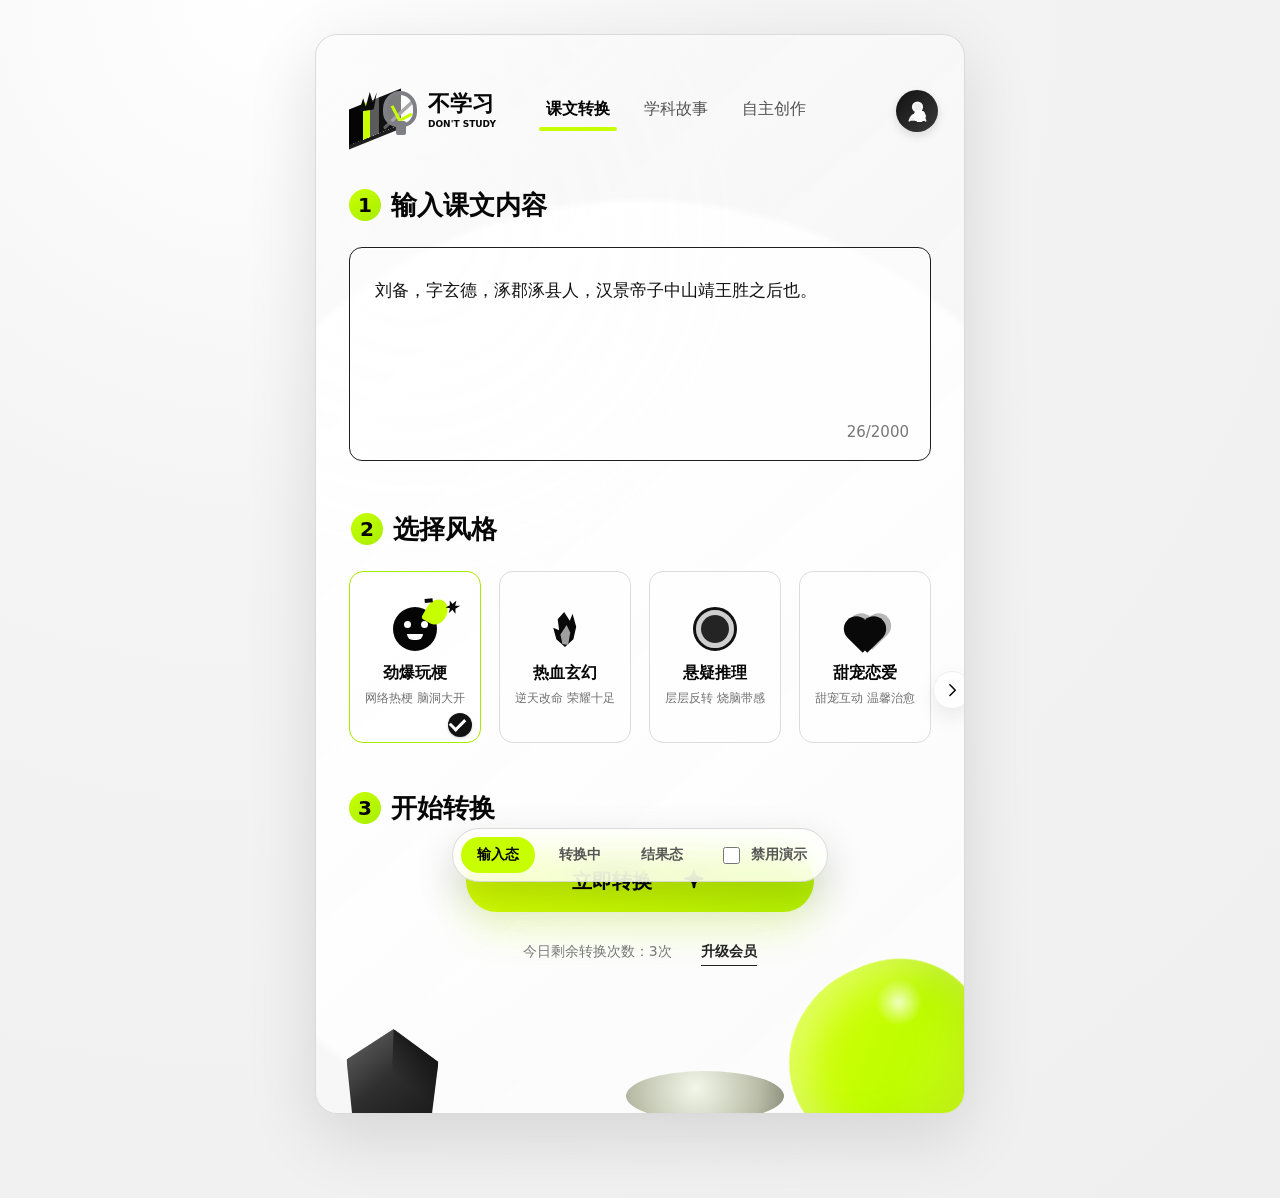
<file: index-single.html>
﻿<!doctype html>
<html lang="zh-CN">
<head>
  <meta charset="UTF-8" />
  <meta name="viewport" content="width=device-width, initial-scale=1.0" />
  <title>不学习 - 课文转换组件还原</title>
  <style>
:root {
  --ink: #070707;
  --muted: #6d6d6d;
  --line: #dcdcdc;
  --soft-line: #eeeeee;
  --lime: #c8ff00;
  --lime-deep: #a8e900;
  --panel: rgba(255, 255, 255, 0.92);
  --shadow: 0 22px 70px rgba(0, 0, 0, 0.12);
  --inner: inset 0 1px 0 rgba(255, 255, 255, 0.94);
  font-family: "Inter", "PingFang SC", "Microsoft YaHei", system-ui, sans-serif;
}

* {
  box-sizing: border-box;
}

body {
  min-height: 100vh;
  margin: 0;
  color: var(--ink);
  background:
    radial-gradient(circle at 20% 0%, rgba(255, 255, 255, 0.98), rgba(244, 244, 244, 0.96) 34%, #efefef 100%),
    #f3f3f3;
  overflow-x: auto;
}

button,
textarea,
input {
  font: inherit;
}

button {
  color: inherit;
  cursor: pointer;
  border: 0;
  background: none;
  transition: transform 160ms ease, box-shadow 160ms ease, border-color 160ms ease, background 160ms ease, opacity 160ms ease;
}

button:focus-visible,
textarea:focus-visible,
input:focus-visible + span,
.style-card:has(input:focus-visible) {
  outline: 3px solid rgba(200, 255, 0, 0.52);
  outline-offset: 3px;
}

button:active {
  transform: translateY(1px) scale(0.985);
}

.stage {
  width: 100%;
  padding: 34px 24px 84px;
  display: grid;
  grid-template-columns: 1fr;
  justify-items: center;
  gap: 24px;
  align-items: stretch;
}

.phone {
  display: none;
  width: min(650px, calc(100vw - 48px));
  position: relative;
  height: 1080px;
  overflow: hidden;
  border: 1px solid rgba(210, 210, 210, 0.82);
  border-radius: 22px;
  background:
    radial-gradient(circle at 15% 18%, rgba(255, 255, 255, 0.98), transparent 34%),
    linear-gradient(140deg, rgba(255, 255, 255, 0.96), rgba(252, 252, 252, 0.92));
  box-shadow: var(--shadow), var(--inner);
}

.phone.is-active {
  display: block;
}

.phone::before {
  content: "";
  position: absolute;
  inset: 0;
  background-image:
    linear-gradient(130deg, rgba(255, 255, 255, 0.55), transparent 26%),
    radial-gradient(circle at 50% 60%, transparent 0 66%, rgba(0, 0, 0, 0.025) 67% 100%);
  pointer-events: none;
}

.topbar {
  position: relative;
  z-index: 5;
  height: 132px;
  display: flex;
  align-items: center;
  padding: 36px 26px 16px;
  gap: 38px;
}

.brand {
  width: 166px;
  height: 56px;
  display: flex;
  align-items: center;
  gap: 10px;
  text-align: left;
  border-radius: 14px;
}

.brand:hover {
  background: rgba(0, 0, 0, 0.035);
}

.brand:active {
  background: rgba(0, 0, 0, 0.07);
}

.brand-mark {
  position: relative;
  width: 70px;
  height: 54px;
  flex: 0 0 auto;
}

.book {
  position: absolute;
  left: 1px;
  bottom: 3px;
  width: 52px;
  height: 36px;
  transform: skewY(-22deg);
  background:
    linear-gradient(90deg, #050505 0 27%, var(--lime) 27% 40%, #5b5b5b 40% 58%, #111 58% 100%);
  box-shadow: 0 4px 0 #1e1e1e;
}

.book::before,
.book::after {
  content: "";
  position: absolute;
  background: #0b0b0b;
}

.book::before {
  width: 22px;
  height: 26px;
  left: 8px;
  top: -16px;
  clip-path: polygon(8% 85%, 28% 40%, 40% 76%, 58% 26%, 72% 72%, 90% 38%, 76% 100%);
}

.book::after {
  width: 34px;
  height: 4px;
  right: -15px;
  bottom: 9px;
  transform: rotate(-28deg);
  background: #5f5f5f;
}

.bulb {
  position: absolute;
  right: 1px;
  top: 7px;
  width: 34px;
  height: 36px;
  border: 4px solid #7f7f86;
  border-radius: 50% 50% 42% 42%;
  background: rgba(255, 255, 255, 0.45);
}

.bulb i {
  position: absolute;
  left: 9px;
  bottom: -8px;
  width: 10px;
  height: 10px;
  border-radius: 2px;
  background: #7f7f86;
  box-shadow: 0 4px 0 #7f7f86;
}

.bulb::before {
  content: "";
  position: absolute;
  left: 7px;
  top: 7px;
  width: 12px;
  height: 15px;
  border-left: 3px solid var(--lime);
  border-bottom: 3px solid var(--lime);
  transform: rotate(-28deg);
}

.brand strong {
  display: block;
  line-height: 1;
  font-size: 22px;
  font-weight: 900;
  letter-spacing: 0;
}

.brand small {
  display: block;
  margin-top: 4px;
  font-size: 9px;
  font-weight: 800;
  letter-spacing: 0;
}

.tabs {
  display: flex;
  align-items: center;
  gap: 34px;
  flex: 1;
  white-space: nowrap;
}

.tab {
  position: relative;
  padding: 14px 0 18px;
  color: #525252;
  font-size: 16px;
  font-weight: 500;
}

.tab:hover {
  color: #000;
}

.tab::after {
  content: "";
  position: absolute;
  left: 50%;
  bottom: 7px;
  width: 0;
  height: 4px;
  border-radius: 999px;
  background: var(--lime);
  transform: translateX(-50%);
  transition: width 160ms ease;
}

.tab:hover::after,
.tab.is-selected::after {
  width: 78px;
}

.tab.is-selected {
  color: #030303;
  font-weight: 900;
}

.avatar {
  width: 42px;
  height: 42px;
  display: grid;
  place-items: center;
  border-radius: 50%;
  background:
    radial-gradient(circle at 56% 62%, #fff 0 17%, transparent 18%),
    linear-gradient(135deg, #111, #3a3a3a);
  box-shadow: 0 4px 10px rgba(0, 0, 0, 0.12);
}

.avatar:hover {
  box-shadow: 0 7px 18px rgba(0, 0, 0, 0.22);
}

.avatar svg {
  width: 27px;
  height: 27px;
  fill: rgba(255, 255, 255, 0.92);
  stroke: rgba(255, 255, 255, 0.92);
  stroke-width: 1.6;
  stroke-linecap: round;
  stroke-linejoin: round;
}

.content {
  position: relative;
  z-index: 4;
  padding: 22px 33px 0;
}

.section-title {
  display: flex;
  align-items: center;
  gap: 10px;
  margin: 0 0 26px;
  font-size: 26px;
  font-weight: 900;
  line-height: 1;
  letter-spacing: 0;
}

.section-title span {
  width: 32px;
  height: 32px;
  display: grid;
  place-items: center;
  border-radius: 50%;
  background: linear-gradient(145deg, var(--lime), #a7ee00);
  font-size: 20px;
  font-weight: 900;
}

.textarea-wrap {
  position: relative;
  margin-bottom: 48px;
}

textarea {
  width: 100%;
  height: 214px;
  resize: none;
  padding: 27px 25px 48px;
  border: 1.4px solid #1f1f1f;
  border-radius: 13px;
  color: #111;
  background: rgba(255, 255, 255, 0.52);
  font-size: 17px;
  line-height: 1.8;
  box-shadow: inset 0 1px 0 rgba(255, 255, 255, 0.8);
  transition: border-color 160ms ease, box-shadow 160ms ease, background 160ms ease;
}

textarea:hover {
  border-color: #000;
  box-shadow: 0 10px 30px rgba(0, 0, 0, 0.06);
}

textarea:focus {
  border-color: var(--lime-deep);
  background: #fff;
}

.textarea-wrap output {
  position: absolute;
  right: 22px;
  bottom: 24px;
  color: #777;
  font-size: 15px;
}

fieldset {
  margin: 0;
  padding: 0;
  border: 0;
  min-width: 0;
}

.style-picker {
  position: relative;
  margin-bottom: 49px;
}

.cards {
  display: grid;
  grid-template-columns: repeat(4, 1fr);
  gap: 18px;
}

.style-card {
  position: relative;
  height: 172px;
  display: flex;
  flex-direction: column;
  align-items: center;
  justify-content: center;
  border: 1px solid var(--line);
  border-radius: 14px;
  background: rgba(255, 255, 255, 0.58);
  box-shadow: inset 0 1px 0 rgba(255, 255, 255, 0.88);
  cursor: pointer;
  transition: transform 160ms ease, box-shadow 160ms ease, border-color 160ms ease, background 160ms ease;
}

.style-card:hover {
  transform: translateY(-3px);
  border-color: #b9b9b9;
  background: #fff;
  box-shadow: 0 18px 34px rgba(0, 0, 0, 0.08);
}

.style-card:active {
  transform: translateY(-1px) scale(0.985);
}

.style-card input {
  position: absolute;
  opacity: 0;
  pointer-events: none;
}

.style-card:has(input:checked) {
  border-color: var(--lime-deep);
  background: rgba(255, 255, 255, 0.83);
}

.style-card:has(input:checked)::after {
  content: "";
  position: absolute;
  right: 8px;
  bottom: 5px;
  width: 24px;
  height: 24px;
  border-radius: 50%;
  background: #111;
  box-shadow: 0 1px 3px rgba(0, 0, 0, 0.18);
}

.style-card:has(input:checked)::before {
  content: "";
  position: absolute;
  right: 15px;
  bottom: 14px;
  z-index: 2;
  width: 12px;
  height: 7px;
  border-left: 3px solid #fff;
  border-bottom: 3px solid #fff;
  transform: rotate(-45deg);
}

.style-card strong {
  margin-top: 12px;
  font-size: 16px;
  font-weight: 900;
}

.style-card small {
  margin-top: 6px;
  color: #707070;
  font-size: 12px;
  white-space: nowrap;
}

.icon {
  position: relative;
  display: inline-block;
  width: 44px;
  height: 44px;
}

.bomb {
  border-radius: 50%;
  background: #050505;
}

.bomb::before,
.bomb::after {
  content: "";
  position: absolute;
  border-radius: 50%;
  background: #fff;
}

.bomb::before {
  left: 11px;
  top: 14px;
  width: 7px;
  height: 7px;
  box-shadow: 17px 0 0 #fff;
}

.bomb::after {
  left: 14px;
  top: 27px;
  width: 16px;
  height: 6px;
  border-radius: 0 0 18px 18px;
}

.bomb i {
  position: absolute;
  right: -10px;
  top: -8px;
  width: 21px;
  height: 26px;
  background: var(--lime);
  border-radius: 50% 50% 48% 12%;
  transform: rotate(30deg);
}

.bomb i::before,
.bomb i::after {
  content: "";
  position: absolute;
  background: #080808;
}

.bomb i::before {
  right: -7px;
  top: -7px;
  width: 12px;
  height: 15px;
  clip-path: polygon(50% 0, 63% 35%, 100% 18%, 78% 52%, 100% 82%, 60% 68%, 47% 100%, 36% 66%, 0 78%, 22% 50%, 0 21%, 36% 34%);
}

.bomb i::after {
  left: -6px;
  top: 5px;
  width: 8px;
  height: 4px;
  transform: rotate(-35deg);
}

.flame::before {
  content: "";
  position: absolute;
  inset: 5px 8px 4px;
  background: #090909;
  clip-path: polygon(47% 0, 67% 25%, 77% 5%, 90% 42%, 80% 78%, 50% 100%, 19% 78%, 8% 45%, 29% 52%, 24% 21%);
}

.flame::after {
  content: "";
  position: absolute;
  left: 17px;
  top: 18px;
  width: 12px;
  height: 20px;
  background: #9f9f9f;
  clip-path: polygon(55% 0, 85% 38%, 68% 100%, 20% 95%, 4% 47%);
}

.ring {
  border: 3px solid #111;
  border-radius: 50%;
  box-shadow: inset 0 0 0 5px #cfcfcf;
}

.ring::after {
  content: "";
  position: absolute;
  inset: 5px;
  border-radius: 50%;
  background: #242424;
}

.heart::before,
.heart::after {
  content: "";
  position: absolute;
  width: 25px;
  height: 34px;
  border-radius: 24px 24px 0 0;
  background: #090909;
  top: 8px;
}

.heart::before {
  left: 4px;
  transform: rotate(-45deg);
}

.heart::after {
  right: 4px;
  transform: rotate(45deg);
}

.heart {
  filter: drop-shadow(5px -3px 0 rgba(0, 0, 0, 0.28));
}

.carousel-next {
  position: absolute;
  right: -40px;
  top: 100px;
  width: 38px;
  height: 38px;
  display: grid;
  place-items: center;
  border: 1px solid var(--soft-line);
  border-radius: 50%;
  background: rgba(255, 255, 255, 0.72);
  box-shadow: 0 8px 20px rgba(0, 0, 0, 0.08);
}

.carousel-next:hover {
  background: var(--lime);
  border-color: var(--lime);
}

svg {
  width: 1.15em;
  height: 1.15em;
  fill: none;
  stroke: currentColor;
  stroke-width: 2;
  stroke-linecap: round;
  stroke-linejoin: round;
}

.primary-btn,
.primary-small {
  display: inline-flex;
  align-items: center;
  justify-content: center;
  gap: 28px;
  border-radius: 999px;
  background: linear-gradient(135deg, #d6ff00, #b7f300);
  color: #050505;
  font-weight: 900;
  box-shadow: inset 0 1px 0 rgba(255, 255, 255, 0.35), 0 18px 40px rgba(183, 243, 0, 0.22);
}

.primary-btn {
  width: 348px;
  height: 62px;
  margin: 14px auto 0;
  display: flex;
  font-size: 20px;
}

.primary-btn:hover,
.primary-small:hover {
  background: linear-gradient(135deg, #e3ff28, #c8ff00);
  box-shadow: inset 0 1px 0 rgba(255, 255, 255, 0.48), 0 22px 42px rgba(183, 243, 0, 0.36);
}

.primary-btn svg {
  width: 28px;
  height: 28px;
  fill: currentColor;
  stroke: currentColor;
}

.quota {
  margin: 27px 0 0;
  color: #777;
  text-align: center;
  font-size: 14px;
}

.quota button {
  margin-left: 25px;
  padding: 4px 0;
  color: #222;
  border-bottom: 1px solid #222;
  font-weight: 700;
}

.loading-core {
  position: relative;
  z-index: 4;
  margin-top: 92px;
  text-align: center;
}

.mascot {
  width: 50px;
  height: 50px;
}

.loading-core h1 {
  margin: 28px 0 10px;
  font-size: 30px;
  font-weight: 900;
}

.title-line,
.result-head h1 span {
  display: block;
  width: 63px;
  height: 4px;
  margin: 0 auto;
  border-radius: 999px;
  background: var(--lime);
}

.loading-core p,
.tip {
  color: #777;
  font-size: 16px;
}

.progress-row {
  display: flex;
  align-items: center;
  justify-content: center;
  gap: 23px;
  margin-top: 63px;
}

.progress {
  width: 382px;
  height: 18px;
  overflow: hidden;
  border: 1px solid #c9c9c9;
  border-radius: 999px;
  background: rgba(255, 255, 255, 0.7);
}

.progress span {
  display: block;
  height: 100%;
  width: 68%;
  border-radius: inherit;
  background: linear-gradient(90deg, #bafa00, #c8ff00);
  transition: width 500ms ease;
}

.progress-row output {
  min-width: 72px;
  text-align: left;
  font-size: 24px;
}

.task-card {
  position: relative;
  z-index: 4;
  width: 568px;
  margin: 57px auto 0;
  padding: 23px 34px;
  border: 1px solid var(--line);
  border-radius: 18px;
  background: rgba(255, 255, 255, 0.56);
  box-shadow: inset 0 1px 0 rgba(255, 255, 255, 0.85);
}

.task {
  height: 62px;
  display: grid;
  grid-template-columns: 34px 1fr auto;
  align-items: center;
  gap: 17px;
}

.task span {
  width: 26px;
  height: 26px;
  border: 2px solid #d7d7d7;
  border-radius: 50%;
}

.task.done span,
.task.active span {
  position: relative;
  border-color: var(--lime-deep);
}

.task.done span::after {
  content: "";
  position: absolute;
  left: 7px;
  top: 6px;
  width: 9px;
  height: 5px;
  border-left: 2px solid var(--lime-deep);
  border-bottom: 2px solid var(--lime-deep);
  transform: rotate(-45deg);
}

.task.active span {
  border-right-color: transparent;
  animation: spin 1.1s linear infinite;
}

.task strong {
  font-size: 17px;
}

.task small {
  color: #777;
  font-size: 14px;
}

.task.active small {
  color: #111;
}

.task.active small::after {
  content: "";
  display: inline-block;
  width: 12px;
  height: 21px;
  margin-left: 11px;
  border-right: 4px solid #000;
  border-radius: 50%;
  vertical-align: -5px;
}

.tip {
  position: relative;
  z-index: 5;
  margin-top: 112px;
  text-align: center;
}

.result-head {
  position: relative;
  z-index: 4;
  display: flex;
  align-items: center;
  justify-content: space-between;
  padding: 48px 37px 31px;
}

.result-head h1 {
  margin: 0;
  font-size: 26px;
  font-weight: 900;
}

.result-head h1 span {
  margin: 13px 0 0;
}

.actions {
  display: flex;
  gap: 16px;
}

.ghost-btn,
.outline-btn {
  display: inline-flex;
  align-items: center;
  justify-content: center;
  gap: 10px;
  height: 44px;
  padding: 0 19px;
  border: 1px solid var(--line);
  border-radius: 999px;
  background: rgba(255, 255, 255, 0.67);
  font-weight: 500;
}

.ghost-btn:hover,
.outline-btn:hover {
  border-color: #111;
  background: #fff;
  box-shadow: 0 12px 25px rgba(0, 0, 0, 0.08);
}

.primary-small {
  height: 44px;
  padding: 0 24px;
}

.story-card {
  position: relative;
  z-index: 4;
  width: 566px;
  height: 699px;
  margin: 0 auto;
  overflow: hidden;
  border: 1px solid var(--line);
  border-radius: 20px;
  background: rgba(255, 255, 255, 0.63);
  box-shadow: inset 0 1px 0 rgba(255, 255, 255, 0.9);
}

.story-card h2 {
  margin: 29px 26px 17px;
  font-size: 24px;
  line-height: 1.25;
}

.chips {
  display: flex;
  gap: 13px;
  margin: 0 26px 27px;
}

.chips span {
  height: 32px;
  display: inline-flex;
  align-items: center;
  padding: 0 18px;
  border: 1px solid var(--soft-line);
  border-radius: 999px;
  color: #333;
  background: rgba(255, 255, 255, 0.74);
  font-size: 15px;
}

.chips span:first-child {
  border-color: transparent;
  background: #ededed;
}

.story-text {
  height: 497px;
  padding: 0 26px 10px;
  overflow: auto;
  font-size: 17px;
  line-height: 1.78;
}

.story-text p {
  margin: 0 0 30px;
}

.story-text::-webkit-scrollbar {
  width: 7px;
}

.story-text::-webkit-scrollbar-thumb {
  border-radius: 999px;
  background: #d0d0d0;
}

.story-card footer {
  height: 56px;
  display: flex;
  align-items: center;
  gap: 13px;
  padding: 0 27px;
  border-top: 1px solid var(--soft-line);
  color: #777;
  font-size: 14px;
}

.story-card footer span {
  margin-right: auto;
}

.story-card footer button {
  width: 42px;
  height: 30px;
  display: grid;
  place-items: center;
  border: 1px solid var(--soft-line);
  border-radius: 999px;
  background: rgba(255, 255, 255, 0.7);
}

.story-card footer button:hover {
  color: #000;
  border-color: #b8b8b8;
}

.bottom-actions {
  position: relative;
  z-index: 4;
  display: flex;
  justify-content: center;
  gap: 66px;
  margin-top: 34px;
}

.outline-btn {
  width: 208px;
  height: 62px;
  border-color: #111;
  font-size: 18px;
  font-weight: 900;
}

.export {
  width: 208px;
  margin: 0;
}

.decor {
  position: absolute;
  pointer-events: none;
  z-index: 1;
}

.blob {
  border-radius: 53% 47% 48% 52%;
  background:
    radial-gradient(circle at 65% 25%, rgba(255, 255, 255, 0.75), transparent 12%),
    linear-gradient(135deg, #d9ff08, #bffd00 55%, #d5ff2d);
  filter: blur(0.1px);
  box-shadow: inset -25px -28px 46px rgba(116, 145, 0, 0.14), inset 15px 15px 38px rgba(255, 255, 255, 0.38);
}

.blob-right {
  right: -27px;
  bottom: -40px;
  width: 203px;
  height: 190px;
  transform: rotate(-23deg);
}

.blob-left {
  left: -15px;
  bottom: -68px;
  width: 236px;
  height: 149px;
  transform: rotate(11deg);
}

.blob-corner {
  right: -62px;
  bottom: -8px;
  width: 161px;
  height: 232px;
}

.pearl {
  width: 158px;
  height: 50px;
  border-radius: 50%;
  background: radial-gradient(circle at 44% 35%, #f3f7ea, #b9bda7 68%, #878b78);
  filter: blur(0.2px);
}

.pearl-bottom {
  left: 310px;
  bottom: -8px;
}

.cube {
  width: 92px;
  height: 92px;
  background: linear-gradient(145deg, #474747, #181818);
  box-shadow: 0 18px 27px rgba(0, 0, 0, 0.23);
  clip-path: polygon(50% 0, 100% 34%, 94% 100%, 9% 100%, 0 35%);
}

.cube::before,
.cube::after {
  content: "";
  position: absolute;
  inset: 0;
}

.cube::before {
  background: linear-gradient(135deg, rgba(255, 255, 255, 0.16), transparent 48%);
  clip-path: polygon(0 35%, 50% 0, 50% 100%, 9% 100%);
}

.cube::after {
  background: linear-gradient(215deg, #070707, transparent 50%);
  clip-path: polygon(50% 0, 100% 34%, 94% 100%, 50% 100%);
}

.cube-left {
  left: 30px;
  bottom: -8px;
  transform: rotate(2deg);
}

.cube-mid {
  left: -12px;
  top: 213px;
  transform: rotate(-24deg);
}

.ball {
  border-radius: 50%;
  background: radial-gradient(circle at 34% 27%, #e9e9e9, #919191 42%, #272727 100%);
  box-shadow: 12px 18px 23px rgba(0, 0, 0, 0.2);
}

.ball-right {
  right: 8px;
  top: 270px;
  width: 102px;
  height: 102px;
}

.ball-small {
  left: -10px;
  bottom: 174px;
  width: 51px;
  height: 51px;
}

.dot {
  width: 37px;
  height: 37px;
  border-radius: 50%;
  background: var(--lime);
}

.dot-main {
  left: 130px;
  bottom: 69px;
}

.line-art {
  right: -38px;
  top: 305px;
  width: 125px;
  height: 440px;
  opacity: 0.45;
  background:
    linear-gradient(150deg, transparent 47%, #bdbdbd 48% 49%, transparent 50%),
    linear-gradient(33deg, transparent 49%, #bdbdbd 50% 51%, transparent 52%);
}

.line-art::before,
.line-art::after {
  content: "";
  position: absolute;
  width: 10px;
  height: 10px;
  border-radius: 50%;
  background: #bdbdbd;
}

.line-art::before {
  left: 40px;
  top: 220px;
}

.line-art::after {
  right: 8px;
  top: 204px;
}

.result-ball {
  right: -63px;
  bottom: 113px;
  width: 98px;
  height: 98px;
}

.result-dot {
  right: 15px;
  bottom: 83px;
  width: 27px;
  height: 27px;
  background: #878787;
  box-shadow: none;
}

.control-dock {
  position: fixed;
  left: 50%;
  bottom: 18px;
  z-index: 20;
  display: flex;
  align-items: center;
  gap: 8px;
  padding: 8px;
  border: 1px solid rgba(210, 210, 210, 0.8);
  border-radius: 999px;
  background: rgba(255, 255, 255, 0.82);
  box-shadow: 0 16px 40px rgba(0, 0, 0, 0.16);
  backdrop-filter: blur(16px);
  transform: translateX(-50%);
}

.dock-btn {
  height: 36px;
  padding: 0 16px;
  border-radius: 999px;
  color: #555;
  font-size: 14px;
  font-weight: 800;
}

.dock-btn:hover,
.dock-btn.is-current {
  color: #050505;
  background: var(--lime);
}

.disabled-toggle {
  display: inline-flex;
  align-items: center;
  gap: 8px;
  padding: 0 12px;
  color: #555;
  font-size: 14px;
  font-weight: 800;
  cursor: pointer;
}

.disabled-toggle input {
  width: 17px;
  height: 17px;
  accent-color: var(--lime-deep);
}

.toast {
  position: fixed;
  left: 50%;
  bottom: 78px;
  z-index: 30;
  padding: 12px 18px;
  border-radius: 999px;
  background: #101010;
  color: #fff;
  font-weight: 800;
  opacity: 0;
  transform: translate(-50%, 14px);
  pointer-events: none;
  transition: opacity 180ms ease, transform 180ms ease;
}

.toast.show {
  opacity: 1;
  transform: translate(-50%, 0);
}

body.demo-disabled button:not(.dock-btn),
body.demo-disabled textarea,
body.demo-disabled .style-card {
  cursor: not-allowed;
  opacity: 0.48;
  filter: grayscale(0.25);
}

body.demo-disabled button:not(.dock-btn):active {
  transform: none;
}

body.demo-disabled .primary-btn,
body.demo-disabled .primary-small {
  background: #d7d7d7;
  box-shadow: none;
}

@media (max-width: 900px) {
  .stage {
    width: 100%;
    grid-template-columns: 1fr;
    padding: 18px 12px 86px;
  }

  .phone {
    display: none;
    width: min(650px, calc(100vw - 24px));
    height: 1080px;
    margin: 0 auto;
  }

  .phone.is-active {
    display: block;
  }

  .topbar {
    gap: 14px;
    padding-inline: 20px;
  }

  .tabs {
    gap: 15px;
  }

  .tab {
    font-size: 14px;
  }

  .cards {
    grid-template-columns: repeat(2, 1fr);
  }

  .style-card {
    height: 140px;
  }
}

@keyframes spin {
  to {
    transform: rotate(360deg);
  }
}

</style>
</head>
<body>
  <main class="stage" aria-label="课文转换界面组件还原">
    <section class="phone phone-input is-active" data-panel="input" aria-label="输入课文内容">
      <div class="decor cube cube-left"></div>
      <div class="decor blob blob-right"></div>
      <div class="decor pearl pearl-bottom"></div>

      <header class="topbar">
        <button class="brand" type="button" aria-label="不学习首页">
          <span class="brand-mark">
            <span class="book"></span>
            <span class="bulb">
              <i></i>
            </span>
          </span>
          <span>
            <strong>不学习</strong>
            <small>DON'T STUDY</small>
          </span>
        </button>
        <nav class="tabs" aria-label="主导航">
          <button class="tab is-selected" type="button">课文转换</button>
          <button class="tab" type="button">学科故事</button>
          <button class="tab" type="button">自主创作</button>
        </nav>
        <button class="avatar" type="button" aria-label="个人中心">
          <svg viewBox="0 0 24 24" aria-hidden="true"><path d="M12 12.2a4.2 4.2 0 1 0 0-8.4 4.2 4.2 0 0 0 0 8.4Zm-7.2 8c1.1-4 3.5-6 7.2-6s6.1 2 7.2 6"/></svg>
        </button>
      </header>

      <div class="content">
        <label class="section-title" for="lessonText">
          <span>1</span>
          输入课文内容
        </label>
        <div class="textarea-wrap">
          <textarea id="lessonText" maxlength="2000">刘备，字玄德，涿郡涿县人，汉景帝子中山靖王胜之后也。</textarea>
          <output id="counter" for="lessonText">23/2000</output>
        </div>

        <fieldset class="style-picker">
          <legend class="section-title">
            <span>2</span>
            选择风格
          </legend>
          <div class="cards" role="radiogroup" aria-label="故事风格">
            <label class="style-card">
              <input type="radio" name="style" checked />
              <span class="icon bomb" aria-hidden="true"><i></i></span>
              <strong>劲爆玩梗</strong>
              <small>网络热梗 脑洞大开</small>
            </label>
            <label class="style-card">
              <input type="radio" name="style" />
              <span class="icon flame" aria-hidden="true"></span>
              <strong>热血玄幻</strong>
              <small>逆天改命 荣耀十足</small>
            </label>
            <label class="style-card">
              <input type="radio" name="style" />
              <span class="icon ring" aria-hidden="true"></span>
              <strong>悬疑推理</strong>
              <small>层层反转 烧脑带感</small>
            </label>
            <label class="style-card">
              <input type="radio" name="style" />
              <span class="icon heart" aria-hidden="true"></span>
              <strong>甜宠恋爱</strong>
              <small>甜宠互动 温馨治愈</small>
            </label>
          </div>
          <button class="carousel-next" type="button" aria-label="查看更多风格">
            <svg viewBox="0 0 24 24" aria-hidden="true"><path d="m9 5 7 7-7 7"/></svg>
          </button>
        </fieldset>

        <section class="start-area" aria-label="开始转换">
          <h2 class="section-title">
            <span>3</span>
            开始转换
          </h2>
          <button class="primary-btn" id="startBtn" type="button">
            <span>立即转换</span>
            <svg viewBox="0 0 24 24" aria-hidden="true"><path d="M12 2.8c.5 4.9 2.3 6.7 7.2 7.2-4.9.5-6.7 2.3-7.2 7.2-.5-4.9-2.3-6.7-7.2-7.2 4.9-.5 6.7-2.3 7.2-7.2Z"/></svg>
          </button>
          <p class="quota">今日剩余转换次数：3次 <button type="button">升级会员</button></p>
        </section>
      </div>
    </section>

    <section class="phone phone-loading" data-panel="loading" aria-label="转换中">
      <div class="decor cube cube-mid"></div>
      <div class="decor ball ball-right"></div>
      <div class="decor blob blob-left"></div>
      <div class="decor blob blob-corner"></div>
      <div class="decor dot dot-main"></div>
      <div class="decor ball ball-small"></div>

      <header class="topbar">
        <button class="brand" type="button" aria-label="不学习首页">
          <span class="brand-mark"><span class="book"></span><span class="bulb"><i></i></span></span>
          <span><strong>不学习</strong><small>DON'T STUDY</small></span>
        </button>
        <nav class="tabs" aria-label="主导航">
          <button class="tab is-selected" type="button">课文转换</button>
          <button class="tab" type="button">学科故事</button>
          <button class="tab" type="button">自主创作</button>
        </nav>
        <button class="avatar" type="button" aria-label="个人中心">
          <svg viewBox="0 0 24 24" aria-hidden="true"><path d="M12 12.2a4.2 4.2 0 1 0 0-8.4 4.2 4.2 0 0 0 0 8.4Zm-7.2 8c1.1-4 3.5-6 7.2-6s6.1 2 7.2 6"/></svg>
        </button>
      </header>

      <div class="loading-core">
        <span class="mascot icon bomb" aria-hidden="true"><i></i></span>
        <h1>转换中...</h1>
        <span class="title-line"></span>
        <p>正在将课文转化为劲爆玩梗小说</p>
        <div class="progress-row" aria-label="转换进度">
          <div class="progress"><span id="progressFill"></span></div>
          <output id="progressValue">68%</output>
        </div>
      </div>

      <div class="task-card" aria-label="转换步骤">
        <div class="task done">
          <span></span><strong>分析课文内容</strong><small>已完成</small>
        </div>
        <div class="task done">
          <span></span><strong>提取关键信息</strong><small>已完成</small>
        </div>
        <div class="task active">
          <span></span><strong>生成故事框架</strong><small>进行中</small>
        </div>
        <div class="task waiting">
          <span></span><strong>润色优化</strong><small>等待中</small>
        </div>
      </div>
      <p class="tip">小贴士：不同风格会生成不同的故事内容哦～</p>
    </section>

    <section class="phone phone-result" data-panel="result" aria-label="转换结果">
      <div class="decor line-art"></div>
      <div class="decor ball result-ball"></div>
      <div class="decor ball result-dot"></div>

      <header class="topbar">
        <button class="brand" type="button" aria-label="不学习首页">
          <span class="brand-mark"><span class="book"></span><span class="bulb"><i></i></span></span>
          <span><strong>不学习</strong><small>DON'T STUDY</small></span>
        </button>
        <nav class="tabs" aria-label="主导航">
          <button class="tab is-selected" type="button">课文转换</button>
          <button class="tab" type="button">学科故事</button>
          <button class="tab" type="button">自主创作</button>
        </nav>
        <button class="avatar" type="button" aria-label="个人中心">
          <svg viewBox="0 0 24 24" aria-hidden="true"><path d="M12 12.2a4.2 4.2 0 1 0 0-8.4 4.2 4.2 0 0 0 0 8.4Zm-7.2 8c1.1-4 3.5-6 7.2-6s6.1 2 7.2 6"/></svg>
        </button>
      </header>

      <div class="result-head">
        <h1>转换结果<span></span></h1>
        <div class="actions">
          <button class="ghost-btn" type="button" id="regenBtn">
            <svg viewBox="0 0 24 24" aria-hidden="true"><path d="M20 12a8 8 0 1 1-2.4-5.7M20 4v5h-5"/></svg>
            重新生成
          </button>
          <button class="primary-small" type="button" id="copyBtn">
            <svg viewBox="0 0 24 24" aria-hidden="true"><path d="M8 8V5.8C8 4.8 8.8 4 9.8 4h8.4c1 0 1.8.8 1.8 1.8v8.4c0 1-.8 1.8-1.8 1.8H16M5.8 8h8.4c1 0 1.8.8 1.8 1.8v8.4c0 1-.8 1.8-1.8 1.8H5.8c-1 0-1.8-.8-1.8-1.8V9.8C4 8.8 4.8 8 5.8 8Z"/></svg>
            复制全文
          </button>
        </div>
      </div>

      <article class="story-card">
        <h2>《玄德：从草根到大佬的逆袭之路》</h2>
        <div class="chips">
          <span>劲爆玩梗</span>
          <span>约1200字</span>
        </div>
        <div class="story-text">
          <p>刘备，字玄德，涿郡涿县人。别看他现在仁义无双，动不动就哭着说“大哥三弟如手足”，年轻那会儿就是个妥妥的社牛+理想主义青年！别的富二代不是在家躺平，就是出国留学，人家刘玄德直接选择“躺平是不可能躺平的，这辈子都不可能躺平”。</p>
          <p>汉景帝的儿子中山靖王胜，那可是皇室血脉，妥妥的“官二代”。虽然到刘备这辈已经家道中落，但人家骨子里还是流着贵族的血液。别人问他出身，他从不躲躲藏藏，总是骄傲地说：我可是中山靖王的后代！这波血统，拿捏了。</p>
          <p>不过现实很骨感，刘备小时候家里也是一言难尽。没房、没车、没存款，连吃顿好的都得看人脸色。但他天生就是个乐观派，别人吃肉他啃菜，别人喝酒他干杯，总能跟谁都聊得来，堪称古代版“社交达人”。</p>
        </div>
        <footer>
          <span>这个故事怎么样？</span>
          <button type="button" aria-label="喜欢"><svg viewBox="0 0 24 24"><path d="M7 21H4.8c-.8 0-1.3-.6-1.3-1.3v-7.4c0-.8.6-1.3 1.3-1.3H7m0 10h9.5c1.1 0 2-.8 2.2-1.9l1.2-5.7c.2-1.2-.7-2.4-1.9-2.4h-4.1l.6-3.5c.2-1.1-.2-2.1-1.1-2.7l-.4-.3L7 11v10Z"/></svg></button>
          <button type="button" aria-label="不喜欢"><svg viewBox="0 0 24 24"><path d="M17 3h2.2c.8 0 1.3.6 1.3 1.3v7.4c0 .8-.6 1.3-1.3 1.3H17M17 3H7.5c-1.1 0-2 .8-2.2 1.9L4.1 10.6C3.9 11.8 4.8 13 6 13h4.1l-.6 3.5c-.2 1.1.2 2.1 1.1 2.7l.4.3 6-7.5V3Z"/></svg></button>
        </footer>
      </article>

      <div class="bottom-actions">
        <button class="outline-btn" type="button" id="againBtn">
          <svg viewBox="0 0 24 24" aria-hidden="true"><path d="m15 6-6 6 6 6"/></svg>
          重新转换
        </button>
        <button class="primary-btn export" type="button">导出故事</button>
      </div>
    </section>
  </main>

  <aside class="control-dock" aria-label="组件交互状态控制">
    <button class="dock-btn is-current" type="button" data-show="input">输入态</button>
    <button class="dock-btn" type="button" data-show="loading">转换中</button>
    <button class="dock-btn" type="button" data-show="result">结果态</button>
    <label class="disabled-toggle">
      <input id="disabledToggle" type="checkbox" />
      <span>禁用演示</span>
    </label>
  </aside>

  <div class="toast" id="toast" role="status" aria-live="polite">已复制全文</div>
  <script>
const panels = [...document.querySelectorAll(".phone")];
const dockButtons = [...document.querySelectorAll("[data-show]")];
const lessonText = document.querySelector("#lessonText");
const counter = document.querySelector("#counter");
const disabledToggle = document.querySelector("#disabledToggle");
const startBtn = document.querySelector("#startBtn");
const againBtn = document.querySelector("#againBtn");
const regenBtn = document.querySelector("#regenBtn");
const copyBtn = document.querySelector("#copyBtn");
const toast = document.querySelector("#toast");
const progressFill = document.querySelector("#progressFill");
const progressValue = document.querySelector("#progressValue");

let progressTimer;

function showPanel(name) {
  panels.forEach((panel) => {
    panel.classList.toggle("is-active", panel.dataset.panel === name);
  });
  dockButtons.forEach((button) => {
    button.classList.toggle("is-current", button.dataset.show === name);
  });

  if (name === "loading") {
    animateProgress();
  } else {
    clearInterval(progressTimer);
  }

  if (window.innerWidth > 900) {
    const panel = panels.find((item) => item.dataset.panel === name);
    panel?.scrollIntoView({ behavior: "smooth", inline: "center", block: "nearest" });
  }
}

function animateProgress() {
  clearInterval(progressTimer);
  let value = 44;
  progressFill.style.width = `${value}%`;
  progressValue.textContent = `${value}%`;

  progressTimer = setInterval(() => {
    value = Math.min(value + Math.round(Math.random() * 7) + 2, 92);
    progressFill.style.width = `${value}%`;
    progressValue.textContent = `${value}%`;

    if (value >= 92) {
      clearInterval(progressTimer);
      setTimeout(() => showPanel("result"), 550);
    }
  }, 420);
}

function updateCounter() {
  counter.textContent = `${lessonText.value.length}/2000`;
}

function setDisabledState(disabled) {
  document.body.classList.toggle("demo-disabled", disabled);
  document.querySelectorAll("button, textarea, input[type='radio']").forEach((control) => {
    if (control === disabledToggle || control.classList.contains("dock-btn")) return;
    control.disabled = disabled;
  });
}

function showToast(text) {
  toast.textContent = text;
  toast.classList.add("show");
  setTimeout(() => toast.classList.remove("show"), 1400);
}

dockButtons.forEach((button) => {
  button.addEventListener("click", () => showPanel(button.dataset.show));
});

lessonText.addEventListener("input", updateCounter);

startBtn.addEventListener("click", () => showPanel("loading"));
againBtn.addEventListener("click", () => showPanel("input"));
regenBtn.addEventListener("click", () => showPanel("loading"));

copyBtn.addEventListener("click", async () => {
  const text = [...document.querySelectorAll(".story-text p")]
    .map((paragraph) => paragraph.textContent)
    .join("\n\n");

  try {
    await navigator.clipboard.writeText(text);
    showToast("已复制全文");
  } catch {
    showToast("复制功能需要浏览器授权");
  }
});

disabledToggle.addEventListener("change", (event) => {
  setDisabledState(event.target.checked);
});

document.querySelectorAll(".style-card").forEach((card) => {
  card.addEventListener("keydown", (event) => {
    if (event.key === "Enter" || event.key === " ") {
      card.querySelector("input").checked = true;
    }
  });
});

updateCounter();

</script>
</body>
</html>
</file>
